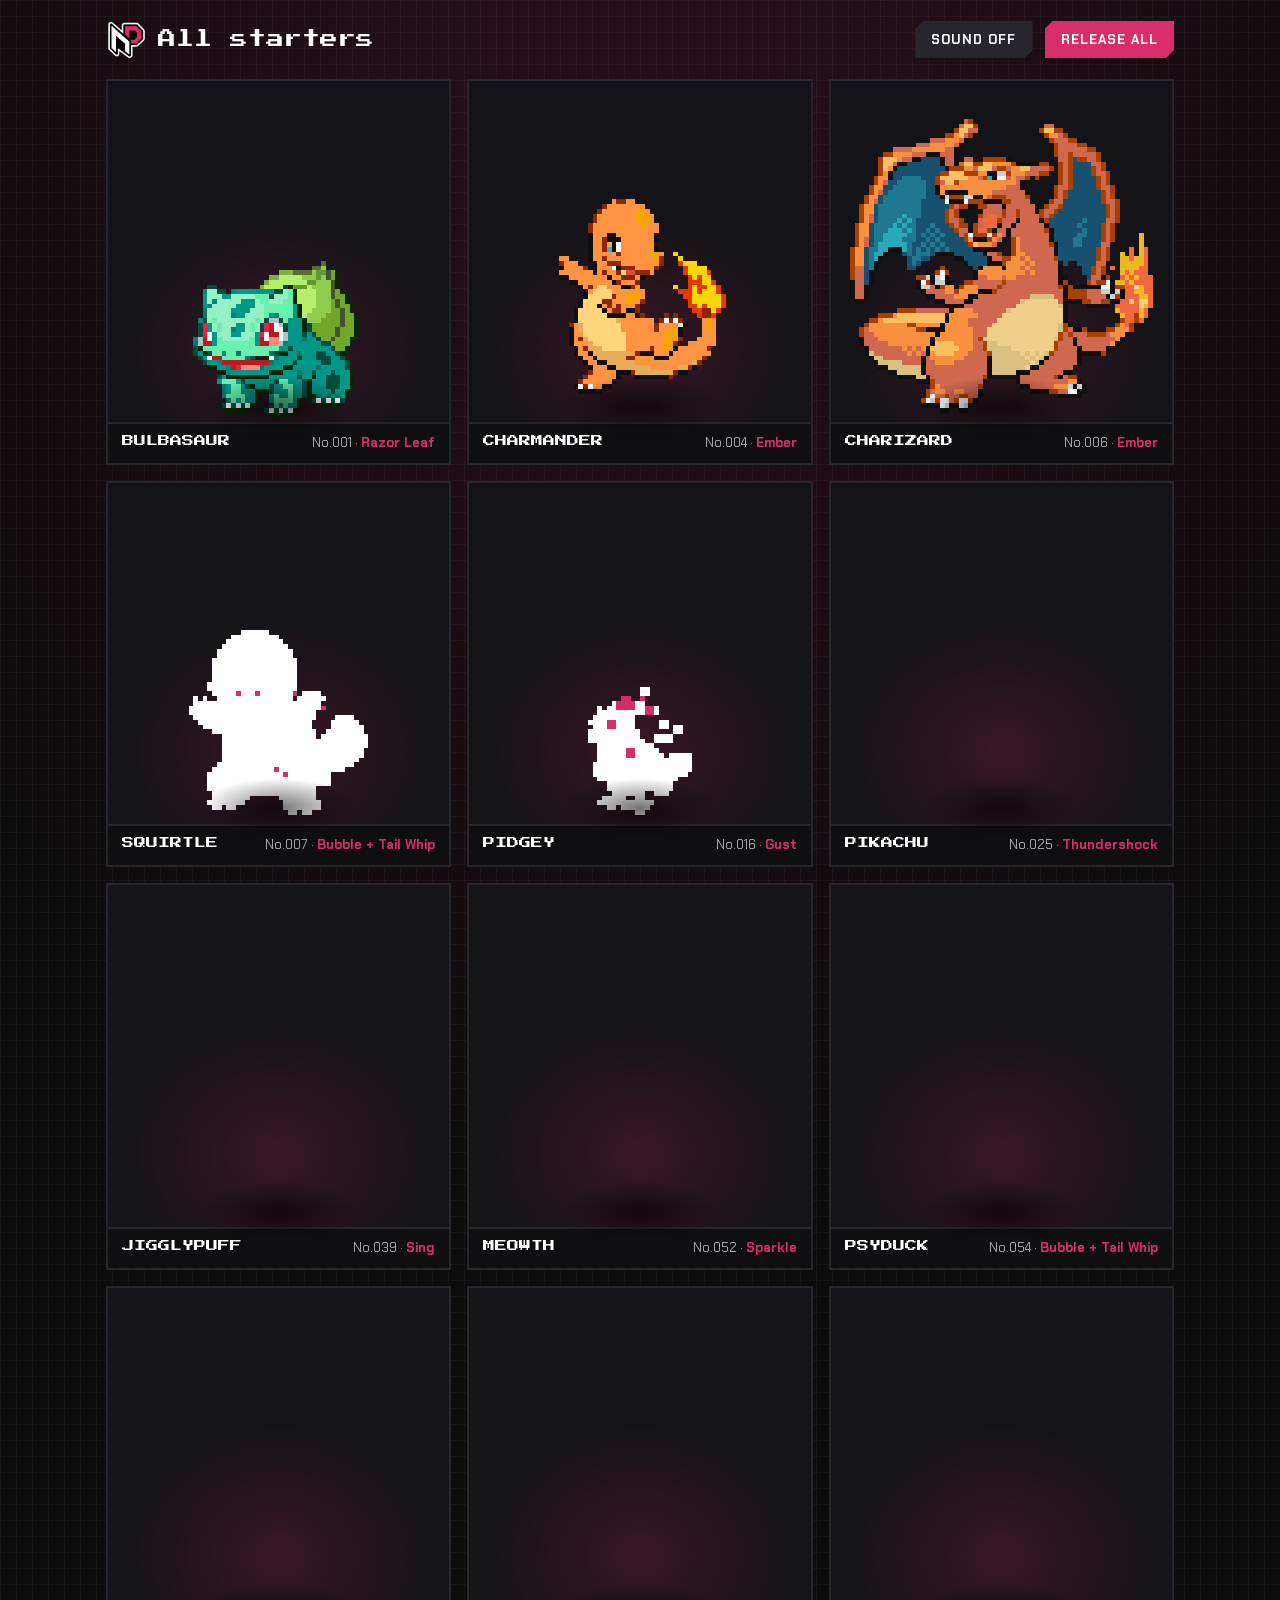
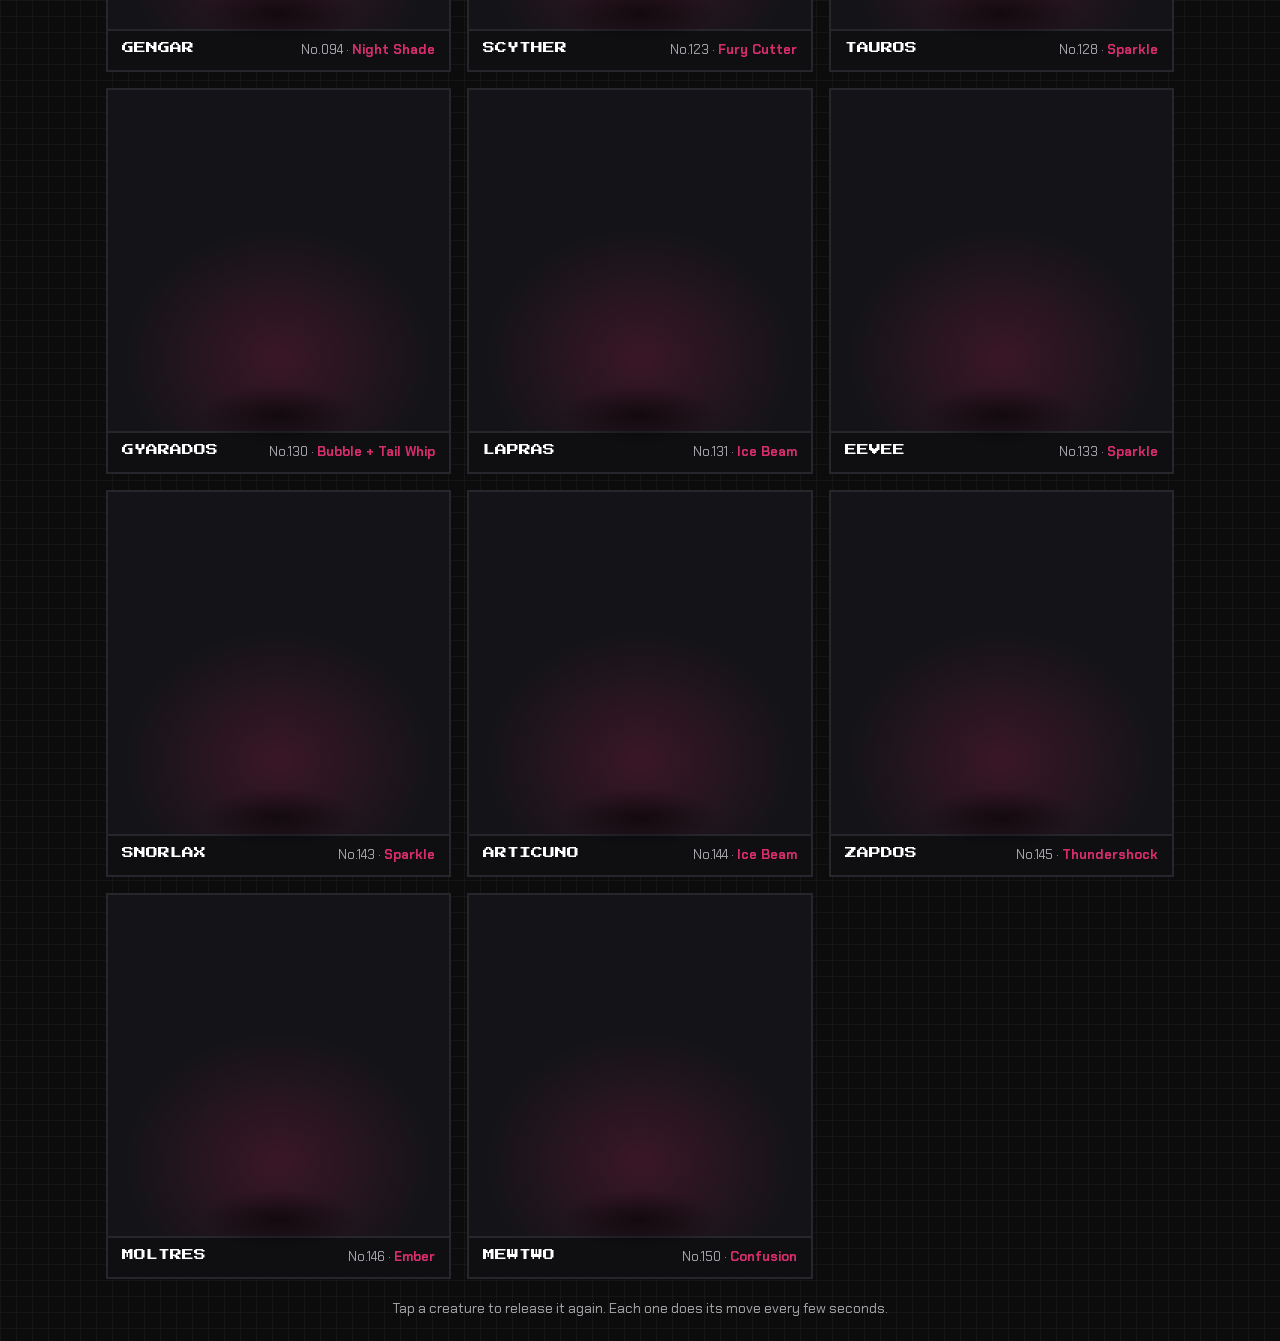
<file: preview.html>
<!DOCTYPE html>
<html lang="en">
<head>
  <meta charset="utf-8" />
  <meta name="viewport" content="width=device-width, initial-scale=1" />
  <title>Nakama Prints · All starters</title>
  <link rel="icon" href="assets/np-logo.png" />
  <link href="https://fonts.googleapis.com/css2?family=Chakra+Petch:wght@500;700&family=Press+Start+2P&display=swap" rel="stylesheet" />
  <style>
    :root { --ink: #0c0c0c; --pink: #d72d6b; --muted: #a7a7ad; }
    * { box-sizing: border-box; }
    body {
      margin: 0; min-height: 100vh; color: #fff; font-family: 'Chakra Petch', system-ui, sans-serif;
      background:
        linear-gradient(rgba(255,255,255,0.035) 1px, transparent 1px) 0 0 / 16px 16px,
        linear-gradient(90deg, rgba(255,255,255,0.035) 1px, transparent 1px) 0 0 / 16px 16px,
        radial-gradient(120% 70% at 50% 0%, #2a0f1b 0%, var(--ink) 60%);
    }
    header { display: flex; align-items: center; gap: 12px; padding: 20px 16px 4px; max-width: 1100px; margin: 0 auto; }
    header img { width: 40px; }
    header h1 { flex: 1; margin: 0; font-family: 'Press Start 2P', monospace; font-weight: 400; font-size: clamp(13px, 3vw, 18px); }
    button {
      font: 700 13px 'Chakra Petch', sans-serif; letter-spacing: 0.08em; text-transform: uppercase;
      color: #fff; background: var(--pink); border: 0; padding: 10px 16px; cursor: pointer;
      clip-path: polygon(8px 0, 100% 0, 100% calc(100% - 8px), calc(100% - 8px) 100%, 0 100%, 0 8px);
    }
    button.ghost { background: #26262c; }
    .grid { display: grid; grid-template-columns: repeat(auto-fit, minmax(260px, 1fr)); gap: 16px; max-width: 1100px; margin: 0 auto; padding: 16px; }
    .card { position: relative; cursor: pointer; background: radial-gradient(60% 45% at 50% 70%, #3a1626 0%, #141418 75%); border: 2px solid #26262c; }
    .card canvas { display: block; width: 100%; aspect-ratio: 1; image-rendering: pixelated; image-rendering: crisp-edges; }
    .card .floor { position: absolute; left: 50%; bottom: 7%; width: 46%; aspect-ratio: 2.6; transform: translateX(-50%); border-radius: 50%; background: radial-gradient(closest-side, rgba(0,0,0,0.55), transparent); }
    .label { display: flex; justify-content: space-between; align-items: baseline; padding: 10px 14px 12px; border-top: 2px solid #26262c; background: #0f0f12; }
    .label b { font-family: 'Press Start 2P', monospace; font-weight: 400; font-size: 12px; }
    .label span { font-size: 13px; color: var(--muted); }
    .label em { font-style: normal; color: var(--pink); font-weight: 700; }
    p.hint { text-align: center; color: var(--muted); font-size: 14px; margin: 4px 16px 24px; }
  </style>
</head>
<body>
  <header>
    <img src="assets/np-logo.png" alt="" />
    <h1>All starters</h1>
    <button class="ghost" id="sound">Sound off</button>
    <button id="again">Release all</button>
  </header>
  <div class="grid" id="grid"></div>
  <p class="hint">Tap a creature to release it again. Each one does its move every few seconds.</p>

  <script src="js/sprites-data.js"></script>
  <script src="js/creature.js"></script>
  <script src="js/sfx.js"></script>
  <script>
    const MOVE_NAME = { fire: 'Ember', water: 'Bubble + Tail Whip', grass: 'Razor Leaf', electric: 'Thundershock', psychic: 'Confusion',
      ghost: 'Night Shade', ice: 'Ice Beam', fairy: 'Sing', normal: 'Sparkle', flying: 'Gust', bug: 'Fury Cutter' };
    let sound = false;
    const items = Object.keys(NAKAMA_SPRITES).map(id => {
      const d = NAKAMA_SPRITES[id];
      const c = new NakamaCreature(id);
      c.onEvent = (ev, kind) => {
        if (!sound) return;
        if (ev === 'release') NakamaSfx.release();
        if (ev === 'cry') NakamaSfx.cry(id);
        if (ev === 'move') NakamaSfx.move(d.type, kind);
      };
      const card = document.createElement('div');
      card.className = 'card';
      card.innerHTML = `<div class="floor"></div><div class="label"><b>${d.name}</b><span>No.${id.padStart(3, '0')} · <em>${MOVE_NAME[d.type]}</em></span></div>`;
      card.prepend(c.canvas);
      card.addEventListener('click', () => c.appear());
      document.getElementById('grid').appendChild(card);
      return c;
    });

    document.getElementById('again').onclick = () => items.forEach((c, i) => setTimeout(() => c.appear(), i * 250));
    document.getElementById('sound').onclick = e => {
      sound = !sound;
      if (sound && NakamaSfx.muted) NakamaSfx.toggle();
      NakamaSfx.unlock();
      NakamaSfx.preload(['release', ...Object.keys(NAKAMA_SPRITES).map(i => 'cry-' + i)]);
      e.target.textContent = sound ? 'Sound on' : 'Sound off';
    };

    let last = performance.now();
    (function loop(now) {
      for (const c of items) { c.update(now - last); c.draw(); }
      last = now;
      requestAnimationFrame(loop);
    })(last);
    items.forEach((c, i) => setTimeout(() => c.appear(), 400 + i * 250));

    // Records n frames of one creature (release, then forced moves) into a vertical strip.
    // Used by tools to make the preview GIF.
    window.captureStrip = (id, n = 220, dt = 50) => {
      const c = new NakamaCreature(id);
      const T = NAKAMA_TEX;
      const strip = document.createElement('canvas');
      strip.width = T; strip.height = T * n;
      const ctx = strip.getContext('2d');
      c.appear();
      for (let i = 0; i < n; i++) {
        if (i === 40 || i === 130) { c.nextMove = c.t; c.nextBlink = c.t + 2000; }
        if (i === 30 || i === 110 || i === 200) c.blinkUntil = c.t + 150;
        c.update(dt); c.draw();
        ctx.drawImage(c.canvas, 0, i * T);
      }
      return strip.toDataURL('image/png');
    };
  </script>
</body>
</html>
</file>
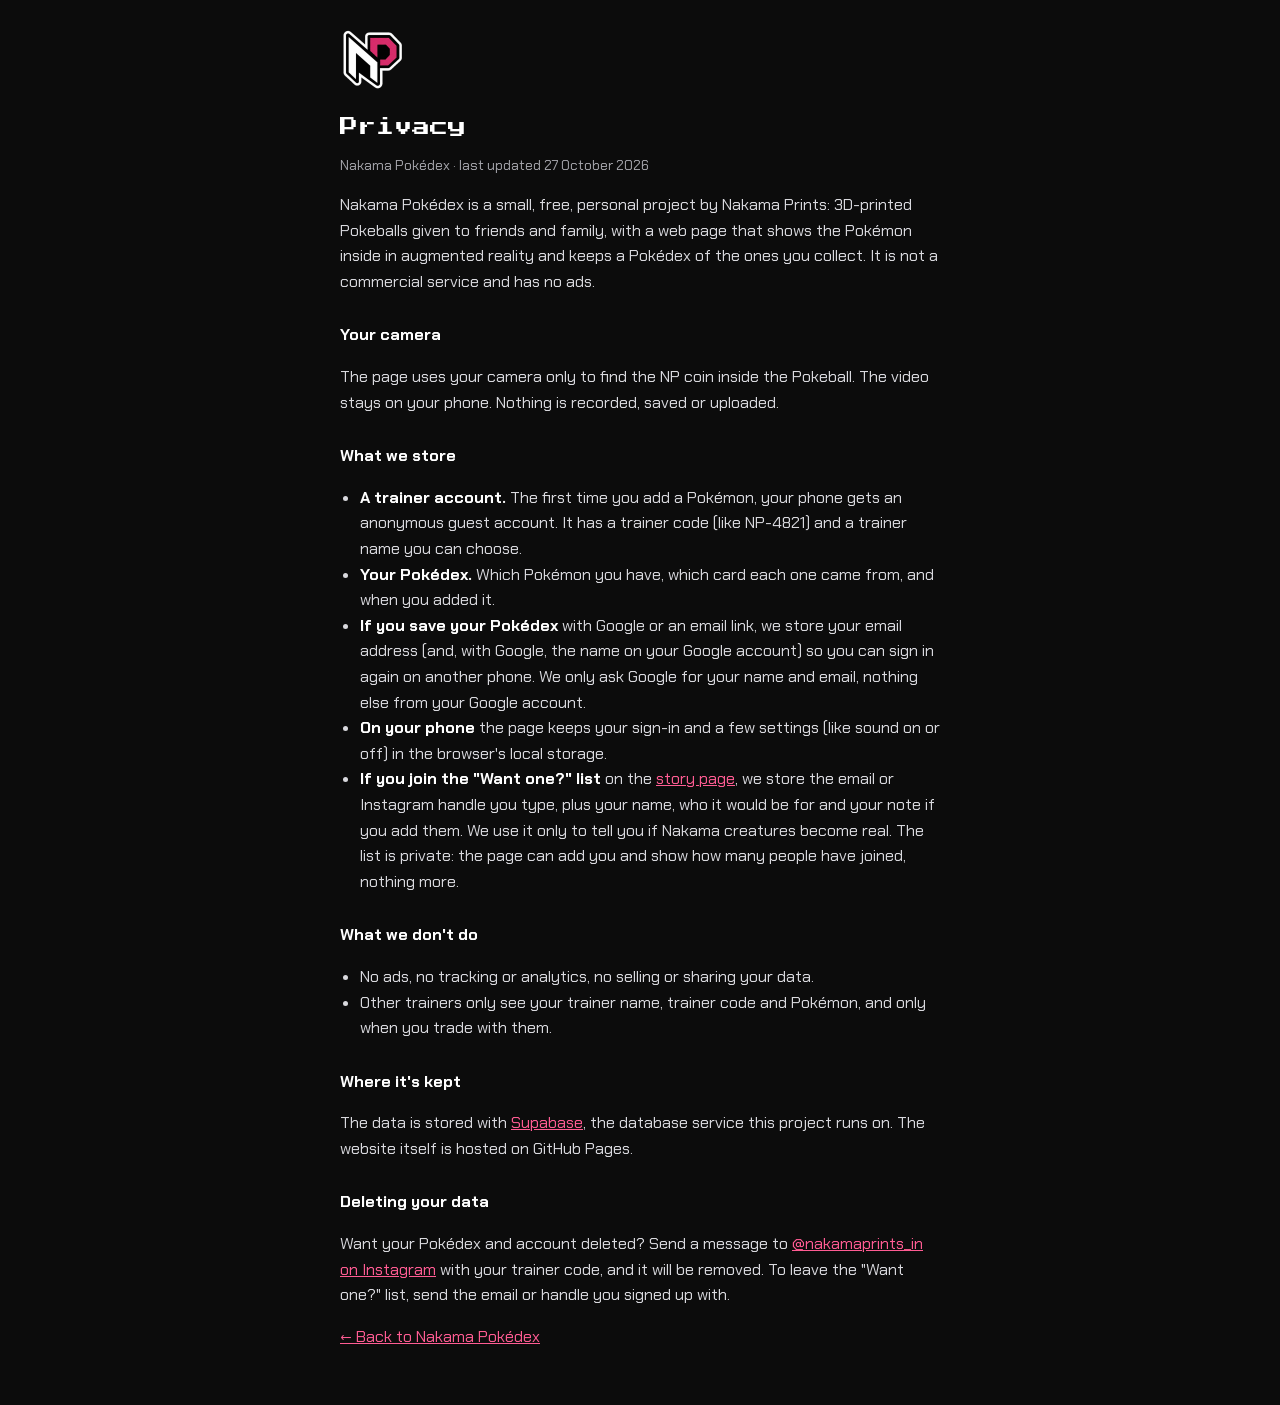
<file: privacy.html>
<!DOCTYPE html>
<html lang="en">
<head>
  <meta charset="utf-8" />
  <meta name="viewport" content="width=device-width, initial-scale=1, viewport-fit=cover" />
  <meta name="theme-color" content="#0c0c0c" />
  <title>Privacy · Nakama Pokédex</title>
  <link rel="icon" href="assets/np-logo.png" />
  <link rel="preconnect" href="https://fonts.googleapis.com" />
  <link rel="preconnect" href="https://fonts.gstatic.com" crossorigin />
  <link href="https://fonts.googleapis.com/css2?family=Chakra+Petch:wght@500;700&family=Press+Start+2P&display=swap" rel="stylesheet" />
  <link rel="stylesheet" href="css/style.css" />
  <style>
    .legal { max-width: 640px; margin: 0 auto; padding: calc(28px + env(safe-area-inset-top)) 20px calc(40px + env(safe-area-inset-bottom)); line-height: 1.6; color: #d9d9de; }
    .legal img { width: 64px; height: auto; }
    .legal h1 { margin: 16px 0 6px; font-size: 18px; color: #fff; }
    .legal h2 { margin: 28px 0 8px; font-size: 16px; color: #fff; }
    .legal p, .legal li { font-size: 16px; }
    .legal ul { padding-left: 20px; }
    .legal b { color: #fff; }
    .legal a { color: #ff5c93; }
    .legal .updated { color: var(--muted); font-size: 14px; }
  </style>
</head>
<body class="page-scroll">
  <main class="legal">
    <img src="assets/np-logo.png" alt="Nakama Prints" />
    <h1>Privacy</h1>
    <p class="updated">Nakama Pokédex · last updated 27 October 2026</p>

    <p>Nakama Pokédex is a small, free, personal project by Nakama Prints: 3D-printed Pokeballs given to friends and
       family, with a web page that shows the Pokémon inside in augmented reality and keeps a Pokédex of the ones you
       collect. It is not a commercial service and has no ads.</p>

    <h2>Your camera</h2>
    <p>The page uses your camera only to find the NP coin inside the Pokeball. The video stays on your phone. Nothing
       is recorded, saved or uploaded.</p>

    <h2>What we store</h2>
    <ul>
      <li><b>A trainer account.</b> The first time you add a Pokémon, your phone gets an anonymous guest account. It has
          a trainer code (like NP-4821) and a trainer name you can choose.</li>
      <li><b>Your Pokédex.</b> Which Pokémon you have, which card each one came from, and when you added it.</li>
      <li><b>If you save your Pokédex</b> with Google or an email link, we store your email address (and, with Google,
          the name on your Google account) so you can sign in again on another phone. We only ask Google for your
          name and email, nothing else from your Google account.</li>
      <li><b>On your phone</b> the page keeps your sign-in and a few settings (like sound on or off) in the browser's
          local storage.</li>
      <li><b>If you join the "Want one?" list</b> on the <a href="story/">story page</a>, we store the email or
          Instagram handle you type, plus your name, who it would be for and your note if you add them. We use it
          only to tell you if Nakama creatures become real. The list is private: the page can add you and show how
          many people have joined, nothing more.</li>
    </ul>

    <h2>What we don't do</h2>
    <ul>
      <li>No ads, no tracking or analytics, no selling or sharing your data.</li>
      <li>Other trainers only see your trainer name, trainer code and Pokémon, and only when you trade with them.</li>
    </ul>

    <h2>Where it's kept</h2>
    <p>The data is stored with <a href="https://supabase.com" rel="noopener">Supabase</a>, the database service this
       project runs on. The website itself is hosted on GitHub Pages.</p>

    <h2>Deleting your data</h2>
    <p>Want your Pokédex and account deleted? Send a message to
       <a href="https://www.instagram.com/nakamaprints_in/" rel="noopener">@nakamaprints_in on Instagram</a> with your
       trainer code, and it will be removed. To leave the "Want one?" list, send the email or handle you signed up
       with.</p>

    <p><a href="./">← Back to Nakama Pokédex</a></p>
  </main>
</body>
</html>
</file>
<file: css/style.css>
:root {
  --ink: #0c0c0c;
  --paper: #ffffff;
  --pink: #d72d6b;
  --pink-deep: #a81f50;
  --muted: #a7a7ad;
  --ui: 'Chakra Petch', system-ui, sans-serif;
  --pixel: 'Press Start 2P', ui-monospace, monospace;
  --bevel: polygon(14px 0, 100% 0, 100% calc(100% - 14px), calc(100% - 14px) 100%, 0 100%, 0 14px);
}

* { box-sizing: border-box; }
html, body { margin: 0; height: 100%; background: var(--ink); color: var(--paper); font-family: var(--ui); overflow: hidden; -webkit-tap-highlight-color: transparent; }
[hidden] { display: none !important; }

/* ---------- full screens (start / no card / error) ---------- */
.screen {
  position: fixed; inset: 0; z-index: 30;
  display: flex; flex-direction: column; align-items: center; justify-content: center;
  padding: 32px 24px calc(32px + env(safe-area-inset-bottom));
  text-align: center;
  background:
    linear-gradient(rgba(255,255,255,0.035) 1px, transparent 1px) 0 0 / 16px 16px,
    linear-gradient(90deg, rgba(255,255,255,0.035) 1px, transparent 1px) 0 0 / 16px 16px,
    radial-gradient(120% 70% at 50% 0%, #2a0f1b 0%, var(--ink) 60%);
}
.logo { width: 112px; height: auto; margin-bottom: 18px; filter: drop-shadow(0 6px 0 rgba(215,45,107,0.35)); }
.eyebrow { margin: 0 0 10px; font-weight: 700; letter-spacing: 0.24em; text-transform: uppercase; font-size: 13px; color: var(--pink); }
h1 { margin: 0 0 22px; font-family: var(--pixel); font-weight: 400; font-size: clamp(17px, 5.6vw, 30px); line-height: 1.45; text-wrap: balance; }
.body { max-width: 30ch; margin: 0 0 26px; font-size: 17px; line-height: 1.5; color: #d9d9de; }
.steps { list-style: none; counter-reset: s; margin: 0 0 30px; padding: 0; display: grid; gap: 10px; text-align: left; font-size: 17px; }
.steps li { counter-increment: s; display: flex; align-items: center; gap: 12px; }
.steps li::before {
  content: counter(s); flex: none; display: grid; place-items: center; width: 28px; height: 28px;
  font-family: var(--pixel); font-size: 11px; background: var(--paper); color: var(--ink);
  clip-path: polygon(6px 0, 100% 0, 100% calc(100% - 6px), calc(100% - 6px) 100%, 0 100%, 0 6px);
}
.steps b { color: var(--pink); font-weight: 700; }
.fine { margin: 18px 0 0; font-size: 13px; color: var(--muted); }
.nocard-signin { min-height: 44px; display: flex; align-items: center; gap: 0.35em; color: #a7a7ad; font-size: 15px; text-decoration: none; }
.nocard-signin b { color: #fff; text-decoration: underline; }
.nocard-signin:hover { color: #a7a7ad; }

.btn {
  appearance: none; border: 0; cursor: pointer;
  min-width: 220px; min-height: 56px; padding: 0 28px;
  font-family: var(--pixel); font-size: 15px; letter-spacing: 0.04em; text-transform: uppercase;
  color: var(--paper); background: var(--pink);
  clip-path: var(--bevel);
  box-shadow: inset 0 -6px 0 var(--pink-deep);
  transition: transform 120ms ease-out, filter 120ms ease-out;
}
.btn:active { transform: translateY(2px) scale(0.98); filter: brightness(0.92); }
.btn:focus-visible { outline: 3px solid var(--paper); outline-offset: 4px; }
.btn-ghost { margin-top: 12px; background: transparent; box-shadow: inset 0 0 0 2px #4a4a52; font-size: 11px; min-height: 48px; }

/* ---------- HUD ---------- */
.hud { position: fixed; inset: 0; z-index: 20; pointer-events: none; }
.topbar {
  position: absolute; top: 0; left: 0; right: 0;
  display: flex; align-items: center; gap: 10px;
  padding: calc(12px + env(safe-area-inset-top)) 16px 12px;
  background: linear-gradient(rgba(12,12,12,0.75), transparent);
  font-weight: 700; letter-spacing: 0.18em; text-transform: uppercase; font-size: 12px;
}
.topbar img { width: 30px; height: auto; }
.topbar span { flex: 1; }
.icon-btn {
  pointer-events: auto; appearance: none; border: 0; cursor: pointer;
  width: 44px; height: 44px; font-size: 18px; color: var(--paper); background: rgba(12,12,12,0.6);
  clip-path: polygon(8px 0, 100% 0, 100% calc(100% - 8px), calc(100% - 8px) 100%, 0 100%, 0 8px);
}
.icon-btn.off { color: #6b6b72; text-decoration: line-through; }

.testbar {
  position: absolute; left: 0; right: 0; top: calc(68px + env(safe-area-inset-top));
  padding: 10px 16px; display: flex; gap: 10px; align-items: center;
  background: #ffd23a; color: #181818; border-bottom: 3px solid #181818; font-size: 14px; font-weight: 700;
}
.testbar b { font-family: var(--pixel); font-size: 10px; font-weight: 400; }
.taken-portrait { width: 140px; height: 140px; margin: 0 0 18px; display: grid; place-items: center; border-radius: 50%; background: #17171b; border: 3px solid #2c2c33; }
.taken-portrait canvas { width: 96px; height: 96px; image-rendering: pixelated; }

.status {
  position: absolute; left: 50%; top: 50%; transform: translate(-50%, -50%);
  padding: 12px 18px; font-family: var(--pixel); font-size: 11px; background: rgba(12,12,12,0.8);
}

.scan { position: absolute; inset: 0; display: flex; flex-direction: column; align-items: center; justify-content: center; gap: 22px; }
.scan p {
  margin: 0; padding: 10px 14px; text-align: center; font-size: 16px; font-weight: 700; line-height: 1.35;
  background: rgba(12,12,12,0.72);
}
.frame { position: relative; width: min(62vw, 280px); aspect-ratio: 1; animation: breathe 1.6s ease-in-out infinite; }
.frame i { position: absolute; width: 34px; height: 34px; border: 5px solid var(--paper); }
.frame i:nth-child(1) { top: 0; left: 0; border-right: 0; border-bottom: 0; }
.frame i:nth-child(2) { top: 0; right: 0; border-left: 0; border-bottom: 0; border-color: var(--pink); }
.frame i:nth-child(3) { bottom: 0; left: 0; border-right: 0; border-top: 0; border-color: var(--pink); }
.frame i:nth-child(4) { bottom: 0; right: 0; border-left: 0; border-top: 0; }
@keyframes breathe { 50% { transform: scale(0.94); } }

/* Game Boy-style text box */
.dialog {
  pointer-events: auto;
  position: absolute; left: 12px; right: 12px; bottom: calc(14px + env(safe-area-inset-bottom));
  max-width: 560px; margin: 0 auto; min-height: 96px;
  padding: 18px 20px 20px;
  font-family: var(--pixel); font-size: 13px; line-height: 1.9; color: #181818;
  background: #f8f8f0;
  border: 4px solid #181818;
  box-shadow: inset 0 0 0 4px #f8f8f0, inset 0 0 0 7px #181818, 0 6px 0 rgba(0,0,0,0.35);
}
.dialog p { margin: 0; min-height: 2lh; }
.dialog .more { position: absolute; right: 12px; bottom: 6px; display: block; line-height: 0; color: var(--pink); animation: nudge 0.7s steps(2) infinite; }
@keyframes nudge { 50% { transform: translateY(3px); } }

/* ---------- Pokédex ---------- */
.dex-btn {
  pointer-events: auto; appearance: none; border: 0; cursor: pointer;
  position: absolute; left: 16px; bottom: calc(128px + env(safe-area-inset-bottom));
  text-decoration: none;
  display: flex; align-items: center; gap: 8px; min-height: 48px; padding: 0 12px 0 10px;
  font-family: var(--pixel); font-size: 10px; color: #fff; background: #d8102e;
  clip-path: polygon(10px 0, 100% 0, 100% calc(100% - 10px), calc(100% - 10px) 100%, 0 100%, 0 10px);
  box-shadow: inset 0 -5px 0 #8f0a1f;
  animation: dex-in 320ms cubic-bezier(.2, .9, .3, 1.3) both;
}
.dex-btn:active { transform: translateY(2px); }
/* above the text box while it's showing; down at the bottom when there's no text box */
.dex-btn { transition: bottom 220ms ease-out; }
#dialog[hidden] ~ .dex-btn { bottom: calc(16px + env(safe-area-inset-bottom)); }
.mydex-btn { left: auto; right: 16px; color: #fff; }
.mydex-btn:hover { color: #fff; }
@keyframes dex-in { from { transform: translateY(14px) scale(0.9); opacity: 0; } }
.dex-lens { flex: none; width: 18px; height: 18px; border-radius: 50%; border: 3px solid #fff; background: radial-gradient(circle at 35% 35%, #bfe9ff, #2b8fd8 60%, #155a92); }
.dex-lens.big { width: 30px; height: 30px; border-width: 4px; }

.dex {
  pointer-events: auto; position: absolute; left: 12px; right: 12px; bottom: calc(14px + env(safe-area-inset-bottom));
  max-width: 560px; margin: 0 auto; padding: 12px 14px 16px;
  background: #d8102e; border: 4px solid #181818; border-radius: 14px 14px 14px 36px;
  box-shadow: inset 0 -6px 0 #9a0b22, 0 8px 0 rgba(0,0,0,0.35);
  animation: dex-open 300ms cubic-bezier(.2, .9, .3, 1.15) both;
}
@keyframes dex-open { from { transform: translateY(40px); opacity: 0; } }
.dex-top { display: flex; align-items: center; gap: 8px; margin-bottom: 10px; }
.led { width: 10px; height: 10px; border-radius: 50%; border: 2px solid #181818; }
.led.r { background: #ff5a5a; } .led.y { background: #ffd23a; } .led.g { background: #5fd35f; }
.dex-close {
  margin-left: auto; appearance: none; border: 0; cursor: pointer; width: 40px; height: 40px;
  font-size: 18px; color: #fff; background: #8f0a1f; border-radius: 50%;
}
.dex-screen {
  display: flex; gap: 12px; align-items: center; padding: 10px; border-radius: 8px;
  background: #dfe9d3; border: 3px solid #181818; box-shadow: inset 0 0 0 3px #b9c9a8;
}
.dex-portrait { flex: none; width: 80px; height: 80px; display: grid; place-items: center; background: #f4f8ee; border: 2px solid #181818; border-radius: 6px; }
.dex-portrait canvas { width: 80px; height: 80px; image-rendering: pixelated; }
.dex-meta { min-width: 0; color: #1d2a16; }
.dex-meta p { margin: 0; }
.dex-no { font-family: var(--pixel); font-size: 10px; color: #4b5d3c; }
.dex-name { font-family: var(--pixel); font-size: 14px; margin: 6px 0 !important; }
.dex-species { font-size: 14px; font-weight: 700; }
.dex-types { display: flex; flex-wrap: wrap; gap: 4px; margin: 6px 0 4px !important; }
.dex-types span { padding: 2px 8px; border-radius: 4px; font-size: 12px; font-weight: 700; color: #fff; background: var(--t, #777); }
.dex-hw { font-size: 13px; color: #3d4d30; }
.dex-text {
  margin: 10px 0 0; min-height: 4.8em; padding: 9px 11px; border-radius: 6px;
  font-family: var(--pixel); font-size: 10px; line-height: 1.75; color: #fff; background: #1b1b1f; border: 3px solid #181818;
}
.dex-status { flex: 1; min-width: 0; margin-left: 6px; font-size: 13px; font-weight: 700; color: #ffe3e8; }
.dex-lens.speaking { animation: lens-glow 0.9s ease-in-out infinite; }
@keyframes lens-glow { 50% { box-shadow: 0 0 14px 2px #6cc4ff; } }
.dex-pill {
  flex: none; appearance: none; border: 0; cursor: pointer; min-height: 40px; padding: 0 14px;
  border-radius: 20px; font-family: var(--ui); font-size: 13px; font-weight: 700; color: #fff; background: #8f0a1f;
}
.dex-progress { height: 6px; margin-top: 10px; border-radius: 3px; background: #8f0a1f; overflow: hidden; }
.dex-progress div { height: 100%; width: 0; background: #fff; border-radius: 3px; }
.dex-actions { display: flex; flex-direction: column; gap: 10px; margin-top: 14px; animation: dex-in 320ms cubic-bezier(.2, .9, .3, 1.3) both; }
.dex-add {
  appearance: none; cursor: pointer; display: flex; align-items: center; justify-content: center; gap: 12px;
  min-height: 60px; padding: 0 16px; font-family: var(--pixel); font-size: 12px; text-transform: uppercase; color: #181818;
  background: #ffd23a; border: 3px solid #181818; box-shadow: inset 0 -5px 0 #d9a400;
}
a.dex-add { text-decoration: none; }
.dex-add:active { transform: translateY(2px); }
.dex-add:disabled { opacity: 0.7; cursor: progress; }
.dex-later {
  display: flex; align-items: center; justify-content: center; min-height: 48px; text-decoration: none;
  font-family: var(--pixel); font-size: 10px; text-transform: uppercase; color: #fff; border: 2px solid #ffb3c0;
}
.dex-later:hover { color: #fff; }
.dex-note { margin: 0; font-size: 14px; font-weight: 700; color: #fff; text-align: center; }
.mini-ball {
  position: relative; flex: none; width: 22px; height: 22px; border-radius: 50%; border: 3px solid #181818; overflow: hidden;
  background: linear-gradient(#e2262f 0 42%, #181818 42% 58%, #fff 58%);
}
/* rare Pokémon: gold trim on the Pokédex entry */
.dex.rare { border-color: #8a6414; box-shadow: inset 0 -6px 0 #9a0b22, 0 0 0 3px #e9b640, 0 8px 0 rgba(0,0,0,0.35); }
.dex-rare { display: inline-block; vertical-align: 2px; padding: 3px 6px; border-radius: 4px; font-family: var(--ui); font-size: 11px; font-weight: 700; color: #2a1d04; background: #e9b640; }
.added-badge.gold { background: #e9b640; color: #2a1d04; box-shadow: 0 5px 0 #8a6414, 0 0 24px 6px rgba(255, 210, 58, 0.55); }

/* "Can't find the NP coin?" tips, after a while without finding it */
.coin-help {
  pointer-events: auto; position: absolute; left: 0; right: 0; bottom: 0; max-width: 560px; margin: 0 auto;
  padding: 22px 22px calc(24px + env(safe-area-inset-bottom)); display: flex; flex-direction: column; gap: 12px;
  background: #121215; border-top: 4px solid var(--pink); animation: dex-open 300ms cubic-bezier(.2, .9, .3, 1.15) both;
}
.coin-help h2 { margin: 0; font-family: var(--pixel); font-weight: 400; font-size: 14px; line-height: 1.6; }
.coin-help ul { margin: 0 0 4px; padding: 0; list-style: none; display: grid; gap: 9px; font-size: 16px; line-height: 1.35; }
.coin-help li { display: flex; gap: 10px; }
.coin-help li::before { content: '●'; color: #ffd23a; }
.coin-help .btn { width: 100%; min-width: 0; font-size: 13px; }
.coin-preview { appearance: none; border: 0; background: none; cursor: pointer; min-height: 44px; color: #a7a7ad; font: 700 15px var(--ui); text-decoration: underline; }

/* "Save it?" after adding: the text box with two buttons */
.save-ask { animation: dex-in 320ms cubic-bezier(.2, .9, .3, 1.3) both; }
.save-ask p { min-height: 0; }
.save-ask-btns { display: grid; grid-template-columns: 3fr 2fr; gap: 10px; margin-top: 16px; }
.save-ask-btns a, .save-ask-btns button {
  display: flex; align-items: center; justify-content: center; min-height: 52px; cursor: pointer;
  font-family: var(--pixel); font-size: 12px; text-transform: uppercase; text-decoration: none;
}
.save-ask-yes { color: #fff; background: var(--pink); box-shadow: inset 0 -5px 0 var(--pink-deep); }
.save-ask-yes:hover { color: #fff; }
.save-ask-later { appearance: none; border: 0; color: #181818; background: transparent; box-shadow: inset 0 0 0 3px #181818; font-size: 11px !important; }

/* never taller than the screen (below the top bar); on short phones, tighten it up */
.hud .dex { max-height: calc(100% - 84px - env(safe-area-inset-top) - env(safe-area-inset-bottom)); overflow-y: auto; }
@media (max-height: 760px) {
  .dex { padding: 10px 12px 12px; }
  .dex-top { margin-bottom: 8px; }
  .dex-screen { padding: 6px 8px; gap: 10px; }
  .dex-portrait, .dex-portrait canvas { width: 60px; height: 60px; }
  .dex-name { font-size: 12px; margin: 4px 0 !important; }
  .dex-hw { display: none; }
  .dex-text { margin-top: 8px; min-height: 0; padding: 7px 9px; font-size: 9px; line-height: 1.6; }
  .dex-actions { gap: 8px; margin-top: 10px; }
  .dex-add { min-height: 52px; }
  .dex-later { min-height: 44px; }
}
/* "ADDED! 1/12" stamp over the Pokémon */
.added-badge {
  position: absolute; left: 50%; top: 22%; padding: 10px 14px; white-space: nowrap;
  font-family: var(--pixel); font-size: 13px; color: #181818; background: #ffd23a;
  border: 3px solid #181818; box-shadow: 0 5px 0 #181818;
  transform: translateX(-50%) rotate(-4deg);
  animation: stamp 420ms cubic-bezier(.2, .9, .3, 1.5) both;
}
@keyframes stamp { from { transform: translateX(-50%) rotate(-4deg) scale(2.2); opacity: 0; } }

/* ---------- no-camera preview ---------- */
.stage {
  position: fixed; inset: 0; z-index: 10;
  background:
    radial-gradient(60% 40% at 50% 62%, #3a1626 0%, transparent 70%),
    linear-gradient(#141418, #0c0c0c);
}
.stage-floor {
  position: absolute; left: 50%; top: 66%; width: min(70vw, 340px); aspect-ratio: 2 / 1; transform: translate(-50%, -50%);
  border-radius: 50%; background: radial-gradient(closest-side, rgba(0,0,0,0.6), transparent);
}
.stage-sprite { position: absolute; left: 50%; top: 66%; width: min(82vw, 420px); aspect-ratio: 1; transform: translate(-50%, -88%); }
.stage-sprite canvas { width: 100%; height: 100%; image-rendering: pixelated; image-rendering: crisp-edges; }
/* while the Pokédex is open, lift the preview Pokémon above it */
.stage-sprite, .stage-floor { transition: top 300ms ease-out; }
.dex-open .stage-sprite, .dex-open .stage-floor { top: 40%; }
.stage-hint { position: absolute; left: 0; right: 0; top: calc(64px + env(safe-area-inset-top)); margin: 0; text-align: center; font-size: 13px; color: var(--muted); }

/* MindAR puts the camera <video> (z-index -2) and the 3D canvas inside #ar-root, sized from #ar-root.
   It has to fill the screen and be its own layer, or the video ends up 0px tall / under the page background. */
#ar-root { position: fixed; inset: 0; z-index: 0; overflow: hidden; }
#ar-root a-scene, #ar-root .a-canvas { z-index: 1 !important; }
/* A-Frame's own "Enter VR / AR" buttons: not used here */
.a-enter-vr, .a-enter-ar, .a-enter-vr-button, .a-enter-ar-button, .a-orientation-modal { display: none !important; }
html.ar-on, html.ar-on body { background: transparent; }

@media (prefers-reduced-motion: reduce) {
  .frame, .dialog .more, .dex-lens.speaking { animation: none; }
}

/* ---------- My Pokédex page ---------- */
html:has(body.page-scroll), body.page-scroll { overflow: auto; height: auto; min-height: 100%; }
.pdx { max-width: 560px; margin: 0 auto; min-height: 100vh; display: flex; flex-direction: column; }
.pdx-head {
  padding: calc(18px + env(safe-area-inset-top)) 18px 16px; display: flex; flex-direction: column; gap: 10px;
  background: #d8102e; border-bottom: 4px solid #181818; box-shadow: inset 0 -6px 0 #9a0b22;
}
.pdx-top { display: flex; align-items: center; gap: 10px; }
.pdx-top h1 { margin: 0 0 0 auto; font-size: 14px; line-height: 1.4; }
.pdx-row { display: flex; align-items: baseline; justify-content: space-between; gap: 10px; font-size: 15px; font-weight: 700; }
.pdx-count { font-family: var(--pixel); font-size: 12px; }
.pdx-bar { height: 10px; background: #8f0a1f; border: 2px solid #181818; }
.pdx-bar div { height: 100%; width: 0; background: #ffd23a; transition: width 400ms ease-out; }
.pdx-rare { font-size: 13px; font-weight: 700; color: #ffe3e8; }
.pdx-hero { padding: 26px 24px 4px; display: flex; flex-direction: column; align-items: center; gap: 12px; text-align: center; }
.pdx-hero h2 { margin: 6px 0 0; font-family: var(--pixel); font-weight: 400; font-size: 14px; line-height: 1.6; }
.pdx-hero p { margin: 0; max-width: 34ch; font-size: 16px; line-height: 1.45; color: #c9c9cf; }
.pdx-bigball {
  width: 96px; height: 96px; border-radius: 50%; border: 5px solid #181818; transform: rotate(-12deg);
  box-shadow: 0 0 0 3px #3a3a42;
  background:
    radial-gradient(circle at 50% 50%, #fff 0 8px, #181818 8px 13px, transparent 13px),
    linear-gradient(#e2262f 0 44%, #181818 44% 54%, #f2f2f3 54%);
}
.pdx-waiting {
  margin: 16px 16px 0; padding: 14px; display: flex; gap: 14px; align-items: center;
  background: #1b1b1f; border: 3px solid #ffd23a; box-shadow: 0 5px 0 #8a6f12;
}
.pdx-waiting-pic { flex: none; width: 84px; height: 84px; display: grid; place-items: center; background: #eef4e6; border: 3px solid #181818; }
.pdx-waiting-pic canvas { width: 72px; height: 72px; image-rendering: pixelated; }
.pdx-waiting-body { flex: 1; min-width: 0; display: flex; flex-direction: column; gap: 8px; }
.pdx-waiting-body b { font-family: var(--pixel); font-weight: 400; font-size: 11px; line-height: 1.6; color: #ffd23a; }
.pdx-waiting-body span { font-size: 14px; line-height: 1.35; color: #d7d7dc; }
.pdx-waiting-add {
  appearance: none; cursor: pointer; min-height: 46px; font-family: var(--pixel); font-size: 10px; text-transform: uppercase;
  color: #181818; background: #ffd23a; border: 2px solid #181818; box-shadow: inset 0 -4px 0 #d9a400;
}
.pdx-waiting-add:disabled { opacity: 0.7; cursor: progress; }
.pdx-grid { padding: 16px; display: grid; grid-template-columns: repeat(3, minmax(0, 1fr)); gap: 10px; }
.pdx-slot {
  position: relative; min-height: 128px; box-sizing: border-box; padding: 8px 6px;
  display: flex; flex-direction: column; align-items: center; justify-content: center; gap: 4px;
  background: #18181c; border: 3px solid #2c2c33; color: #6b6b74; font-family: var(--ui);
}
.pdx-slot.caught { background: #eef4e6; border-color: #181818; color: #1d2a16; cursor: pointer; }
.pdx-slot.rare { border-color: #e9b640; }
.pdx-slot.rare:not(.caught) { background: #1b1810; }
.pdx-slot canvas { width: 72px; height: 72px; image-rendering: pixelated; }
.pdx-q { width: 72px; height: 72px; display: grid; place-items: center; font-family: var(--pixel); font-size: 30px; color: #3a3a42; }
.pdx-slot.rare .pdx-q, .pdx-slot.rare:not(.caught) .pdx-name { color: #e9b640; }
.pdx-no { font-family: var(--pixel); font-size: 8px; color: #8d8d95; }
.pdx-slot.caught .pdx-no { color: #4b5d3c; }
.pdx-name { font-size: 12px; font-weight: 700; }
.pdx-badge { position: absolute; right: -6px; top: -8px; padding: 3px 6px; background: #ffd23a; color: #181818; border: 2px solid #181818; font-family: var(--pixel); font-size: 8px; }
.pdx-install {
  margin: 0 16px 12px; padding: 12px 10px 12px 14px; display: flex; align-items: center; gap: 10px;
  background: #121215; border: 2px solid #d72d6b;
}
.pdx-install-text { flex: 1; display: flex; flex-direction: column; gap: 2px; font-size: 14px; color: #d9d9de; }
.pdx-install-text b { color: #fff; font-size: 15px; }
.pdx-install-btn { min-height: 44px; padding: 0 16px; border: 0; background: #d72d6b; color: #fff; font-family: var(--pixel); font-size: 10px; cursor: pointer; }
.pdx-x { width: 44px; height: 44px; border: 0; background: transparent; color: #a7a7ad; font-size: 16px; cursor: pointer; }
.pdx-foot { margin-top: auto; padding: 14px 16px calc(22px + env(safe-area-inset-bottom)); border-top: 1px solid #2c2c33; display: flex; flex-direction: column; align-items: center; gap: 6px; }
.pdx-privacy { min-height: 32px; display: flex; align-items: center; font-size: 13px; color: #8d8d95; }
.pdx-foot .btn { width: 100%; }
.pdx-sheet { position: fixed; inset: 0; z-index: 40; display: flex; align-items: flex-end; justify-content: center; padding: 12px 12px calc(14px + env(safe-area-inset-bottom)); background: rgba(0, 0, 0, 0.6); }
.pdx-sheet .dex { position: relative; left: auto; right: auto; bottom: auto; width: 100%; }
.pdx-copies { margin-left: 8px; font-size: 13px; font-weight: 700; color: #ffe3e8; }
.pdx-help { width: 100%; max-width: 520px; box-sizing: border-box; padding: 24px 22px; background: #121215; border-top: 4px solid #d72d6b; display: flex; flex-direction: column; align-items: center; gap: 16px; }
.pdx-help h2 { margin: 0; font-family: var(--pixel); font-weight: 400; font-size: 15px; }
.pdx-help .steps { margin: 0; }

/* ---- saving and signing in */
.pdx-trainer { appearance: none; border: 0; padding: 0; min-height: 32px; background: none; color: #fff; font: inherit; text-align: left; }
.pdx-trainer:not(:disabled) { cursor: pointer; }
.pdx-trainer:not(:disabled)::after { content: ' ›'; }
.pdx-saved { margin-left: 6px; padding: 2px 6px; border-radius: 4px; font-size: 11px; font-weight: 700; color: #181818; background: #ffd23a; vertical-align: 1px; }
.pdx-save {
  margin: 16px 16px 0; padding: 10px 6px 10px 12px; display: flex; align-items: center; gap: 10px;
  background: #121215; border: 2px solid #d72d6b;
}
.pdx-save svg { flex: none; }
.pdx-save span { flex: 1; min-width: 0; font-size: 14px; font-weight: 700; line-height: 1.3; }
.pdx-save-btn { flex: none; min-height: 44px; padding: 0 12px; border: 0; background: #d72d6b; color: #fff; font-family: var(--pixel); font-size: 10px; cursor: pointer; }
.pdx-link { appearance: none; border: 0; background: none; cursor: pointer; min-height: 44px; padding: 0 12px; color: #a7a7ad; font: 700 15px var(--ui); text-decoration: underline; }
.pdx-hero .pdx-link { margin-top: 4px; }
.pdx-auth { gap: 14px; text-align: center; }
.pdx-auth p { margin: 0; font-size: 16px; line-height: 1.5; color: #d9d9de; }
.pdx-auth-head { display: flex; flex-direction: column; align-items: center; gap: 8px; }
.pdx-auth-head canvas { width: 72px; height: 72px; image-rendering: pixelated; }
.pdx-auth-head canvas[hidden] { display: none; }
/* Google's own "Continue with Google" button is drawn into this box */
.pdx-gbtn { width: 100%; min-height: 44px; display: flex; align-items: center; justify-content: center; color-scheme: light; }
.pdx-fine { font-size: 13px; line-height: 1.45; color: #8d8d95; }
.pdx-fine b { color: #fff; font-family: var(--pixel); font-size: 10px; font-weight: 400; }
.pdx-eyebrow { font-size: 13px; font-weight: 700; letter-spacing: 0.2em; text-transform: uppercase; color: #ff5c93; }
.pdx-field { width: 100%; display: flex; flex-direction: column; gap: 6px; text-align: left; font-size: 14px; font-weight: 700; color: #d9d9de; }
.pdx-field input {
  min-height: 54px; padding: 0 16px; font: 15px var(--pixel); color: #0c0c0c; background: #fff; border: 3px solid #d72d6b; border-radius: 0;
}
.pdx-auth .btn { width: 100%; }

/* ---- trading: on My Pokédex */
.pdx-foot-row { width: 100%; display: grid; grid-template-columns: 1fr 1fr; gap: 10px; }
.pdx-foot-row .btn { min-width: 0; width: 100%; padding: 0 12px; font-size: 13px; display: flex; align-items: center; justify-content: center; text-decoration: none; }
.pdx-foot-row .btn-ghost { margin-top: 0; min-height: 56px; }
.pdx-trades { margin: 16px 16px 0; display: grid; gap: 10px; }
.pdx-trade-card {
  width: 100%; text-align: left; display: grid; grid-template-columns: 1fr auto; align-items: center; gap: 4px 10px;
  padding: 12px 14px; background: #121215; border: 2px solid #2c2c33; color: #fff; text-decoration: none; font: inherit; cursor: pointer;
}
.pdx-trade-card b { grid-column: 1; font-size: 15px; }
.pdx-trade-card span { grid-column: 1; font-size: 13px; color: #a7a7ad; }
.pdx-trade-card .pdx-mini { grid-column: 2; grid-row: 1 / span 2; }
.pdx-trade-card.hot { border-color: #ffd23a; box-shadow: 0 4px 0 #8a6f12; }
.pdx-trade-card.hot span { color: #ffd23a; }
a.pdx-trade-card:hover { color: #fff; }
.pdx-meta { margin: 10px 0 0; font-size: 13px; color: #ffe3e8; }
.pdx-sheet-actions { display: grid; grid-template-columns: 1fr 1.4fr; gap: 10px; margin-top: 12px; }
.pdx-sheet-actions .dex-add { min-height: 52px; font-size: 10px; text-decoration: none; text-align: center; line-height: 1.5; }
.pdx-sheet-actions .dex-add:only-child, .pdx-ar[hidden] + .dex-add { grid-column: 1 / -1; }
.pdx-ar {
  display: flex; align-items: center; justify-content: center; min-height: 52px; text-decoration: none; color: #fff;
  font: 700 14px var(--ui); border: 2px solid #ffb3c0;
}
.pdx-ar:hover { color: #fff; }
.pdx-mini {
  appearance: none; cursor: pointer; display: inline-flex; align-items: center; justify-content: center; min-height: 40px; padding: 0 12px;
  font: 700 13px var(--ui); color: #fff; background: #26262c; border: 0; text-decoration: none;
}
.pdx-mini:hover { color: #fff; }
.pdx-swap { width: 100%; display: grid; grid-template-columns: 1fr auto 1fr; align-items: center; gap: 8px; }
.pdx-swap > div { display: flex; flex-direction: column; align-items: center; gap: 6px; padding: 10px 6px; background: #eef4e6; border: 3px solid #181818; color: #1d2a16; }
.pdx-swap > div .pdx-fine { color: #4b5d3c; font-weight: 700; }
.pdx-swap canvas { width: 72px; height: 72px; image-rendering: pixelated; }
.pdx-swap b { font-family: var(--pixel); font-weight: 400; font-size: 9px; }
.pdx-swap-arrow { font-family: var(--pixel); font-size: 18px; color: #ff5c93; }
.pdx-result-pic { width: 96px; height: 96px; image-rendering: pixelated; }
.pdx-profile { gap: 16px; align-items: stretch; text-align: left; max-height: calc(100vh - 40px); overflow-y: auto; }
.pdx-profile-top { display: flex; align-items: center; gap: 14px; }
.pdx-profile-top h2 { margin: 0 0 4px; }
.pdx-profile-top > div { flex: 1; }
.pdx-rows { display: grid; gap: 1px; background: #2c2c33; border: 1px solid #2c2c33; }
.pdx-row2 { display: grid; grid-template-columns: 7.5em 1fr auto; align-items: center; gap: 10px; padding: 8px 10px; background: #17171b; font-size: 14px; }
.pdx-row2 span { color: #a7a7ad; }
.pdx-row2 b { min-width: 0; overflow: hidden; text-overflow: ellipsis; white-space: nowrap; }
.pdx-code { font-family: var(--pixel); font-weight: 400; font-size: 11px; }
.pdx-friends { display: grid; gap: 10px; }
.pdx-friends h3 { margin: 0; font-family: var(--pixel); font-weight: 400; font-size: 12px; }
.pdx-home-tabs { width: 100%; }
#home-sheet .steps { align-self: stretch; text-align: left; }
.pdx-trade-card.alerts { grid-template-columns: 1fr auto auto; border-style: dashed; padding-right: 4px; }
.pdx-trade-card.alerts .pdx-x { grid-column: 3; grid-row: 1 / span 2; }

/* ---- trading: the trade page */
.trade { padding-bottom: calc(24px + env(safe-area-inset-bottom)); }
.trade-head { padding: calc(14px + env(safe-area-inset-top)) 16px 14px; display: flex; flex-direction: column; gap: 10px; background: #d8102e; border-bottom: 4px solid #181818; box-shadow: inset 0 -6px 0 #9a0b22; }
.trade-head h1 { margin: 0; font-size: 15px; line-height: 1.5; }
.trade-back { align-self: flex-start; min-height: 36px; display: flex; align-items: center; color: #fff; font-weight: 700; font-size: 15px; text-decoration: none; }
.trade-back:hover { color: #fff; }
.trade-sec { padding: 16px; display: flex; flex-direction: column; gap: 14px; }
.trade-center { align-items: center; text-align: center; padding-top: 32px; }
.trade-center h2 { margin: 0; font-family: var(--pixel); font-weight: 400; font-size: 15px; line-height: 1.6; }
.trade-center p { margin: 0; max-width: 34ch; font-size: 16px; line-height: 1.5; color: #d9d9de; }
.trade-center .btn { width: 100%; max-width: 360px; display: flex; align-items: center; justify-content: center; text-decoration: none; }
.trade-note, .trade-lead { margin: 0; font-size: 16px; line-height: 1.45; color: #d9d9de; }
.trade-sec .pdx-grid { padding: 0; }
.trade-small { display: block; font-size: 13px; color: #a7a7ad; }
.trade-chosen, .trade-who, .trade-offer-card { display: flex; align-items: center; gap: 14px; }
.trade-chosen b, .trade-who b, .trade-offer-card b { display: block; font-family: var(--pixel); font-weight: 400; font-size: 14px; line-height: 1.6; }
.trade-portrait { flex: none; width: 84px; height: 84px; display: grid; place-items: center; background: #eef4e6; border: 3px solid #181818; }
.trade-portrait canvas { width: 72px; height: 72px; image-rendering: pixelated; }
.trade-portrait.big { width: 120px; height: 120px; }
.trade-portrait.big canvas { width: 104px; height: 104px; }
.trade-offer-card { padding: 12px; background: #1b1810; border: 3px solid #ffd23a; }
.trade-tabs { display: grid; grid-template-columns: 1fr 1fr; padding: 4px; background: #17171b; border: 1px solid #2c2c33; }
.trade-tabs button { min-height: 46px; border: 0; cursor: pointer; font: 700 15px var(--ui); color: #a7a7ad; background: transparent; }
.trade-tabs button[aria-selected="true"] { color: #fff; background: var(--pink); }
.trade-find { display: flex; flex-direction: column; gap: 8px; font-size: 14px; font-weight: 700; }
.trade-find-row { display: grid; grid-template-columns: 1fr auto; gap: 8px; }
.trade-find-row input { min-height: 52px; min-width: 0; padding: 0 14px; font: 14px var(--pixel); color: #0c0c0c; background: #fff; border: 3px solid var(--pink); }
.trade-go { appearance: none; cursor: pointer; min-height: 52px; padding: 0 18px; border: 0; font: 12px var(--pixel); text-transform: uppercase; color: #fff; background: var(--pink); box-shadow: inset 0 -5px 0 var(--pink-deep); }
.trade-go:disabled { opacity: 0.7; cursor: default; }
.trade-error { color: #ff8fb0; font-size: 14px; font-weight: 700; }
.trade-h3 { margin: 6px 0 0; font-family: var(--pixel); font-weight: 400; font-size: 12px; }
.trade-friends { display: grid; gap: 8px; }
.trade-friend {
  width: 100%; display: flex; align-items: center; gap: 12px; padding: 10px 12px; text-align: left; cursor: pointer;
  background: #17171b; border: 1px solid #2c2c33; color: #fff; font: inherit;
}
.trade-friend-text { flex: 1; min-width: 0; }
.trade-friend-text b { display: block; font-size: 16px; }
.trade-avatar { flex: none; width: 40px; height: 40px; border-radius: 50%; display: grid; place-items: center; background: #2b6fd8; color: #fff; font-weight: 700; font-size: 17px; }
.trade-avatar.big { width: 56px; height: 56px; font-size: 24px; }
.trade-qr { align-self: center; width: min(78vw, 300px); padding: 12px; background: #fff; border: 4px solid #181818; box-shadow: 0 6px 0 #d72d6b; }
.trade-qr svg { display: block; width: 100%; height: auto; }
.trade-status { margin: 0; text-align: center; font-family: var(--pixel); font-size: 11px; line-height: 1.6; color: #ffd23a; animation: nudge 1.4s steps(2) infinite; }
.trade-bar { position: sticky; bottom: 0; margin: 0 -16px -16px; padding: 12px 16px calc(14px + env(safe-area-inset-bottom)); display: flex; flex-direction: column; align-items: center; gap: 10px; background: #121215; border-top: 1px solid #2c2c33; }
.trade-bar .btn { width: 100%; }
.trade-bar .btn:disabled { opacity: 0.45; cursor: default; }
.trade-bar-text { font-size: 14px; font-weight: 700; text-align: center; }
.trade-swap { display: flex; align-items: center; gap: 12px; }
.trade-swap canvas { width: 48px; height: 48px; image-rendering: pixelated; }
.trade-swap span { font-family: var(--pixel); font-size: 16px; color: #ff5c93; }
.trade-swap.big canvas { width: 96px; height: 96px; background: #eef4e6; border: 3px solid #181818; }
.trade-wa { min-height: 44px; display: flex; align-items: center; color: #5fd35f; font-weight: 700; font-size: 16px; }
.trade-friend-ask { width: 100%; max-width: 360px; display: flex; flex-direction: column; gap: 10px; padding: 14px; background: #17171b; border: 1px solid #2c2c33; }
.trade-friend-ask p { margin: 0; font-size: 15px; }
.pdx-slot.picked { outline: 4px solid var(--pink); outline-offset: -4px; background: #fff3f7; }
.pdx-dim { opacity: 0.18; filter: grayscale(1); }

/* ---- Pokédex complete: gold trainer card + a one-time celebration */
.pdx-head.complete { border-bottom-color: #8a6414; box-shadow: inset 0 -6px 0 #9a0b22, inset 0 0 0 4px #e9b640; }
.pdx-head.complete .pdx-bar div { background: #e9b640; }
.pdx-complete { border-top-color: #e9b640; }
.pdx-medal {
  width: 104px; height: 104px; border-radius: 50%; display: grid; place-items: center;
  font-family: var(--pixel); font-size: 36px; color: #5a3f08; background: #e9b640;
  border: 6px solid #8a6414; box-shadow: inset 0 -8px 0 #b8860b, 0 0 32px 4px rgba(233, 182, 64, 0.35);
  animation: medal 700ms cubic-bezier(.2, .9, .3, 1.4) both;
}
@keyframes medal { from { transform: scale(0.2) rotate(-40deg); opacity: 0; } }
.pdx-gold { color: #e9b640; }
.pdx-complete-grid { width: 100%; display: grid; grid-template-columns: repeat(5, minmax(0, 1fr)); gap: 6px; }
.pdx-complete-grid span { aspect-ratio: 1; display: grid; place-items: center; background: #eef4e6; border: 3px solid #181818; font-family: var(--pixel); font-size: 7px; color: #1d2a16; }
.pdx-complete-grid span.rare { border-color: #e9b640; }
.pdx-complete-grid canvas { width: 80%; height: 80%; image-rendering: pixelated; }
.pdx-gold-btn { background: #e9b640; color: #2a1d04; box-shadow: inset 0 -6px 0 #b8860b; }
@media (prefers-reduced-motion: reduce) { .pdx-medal { animation: none; } }
</file>
